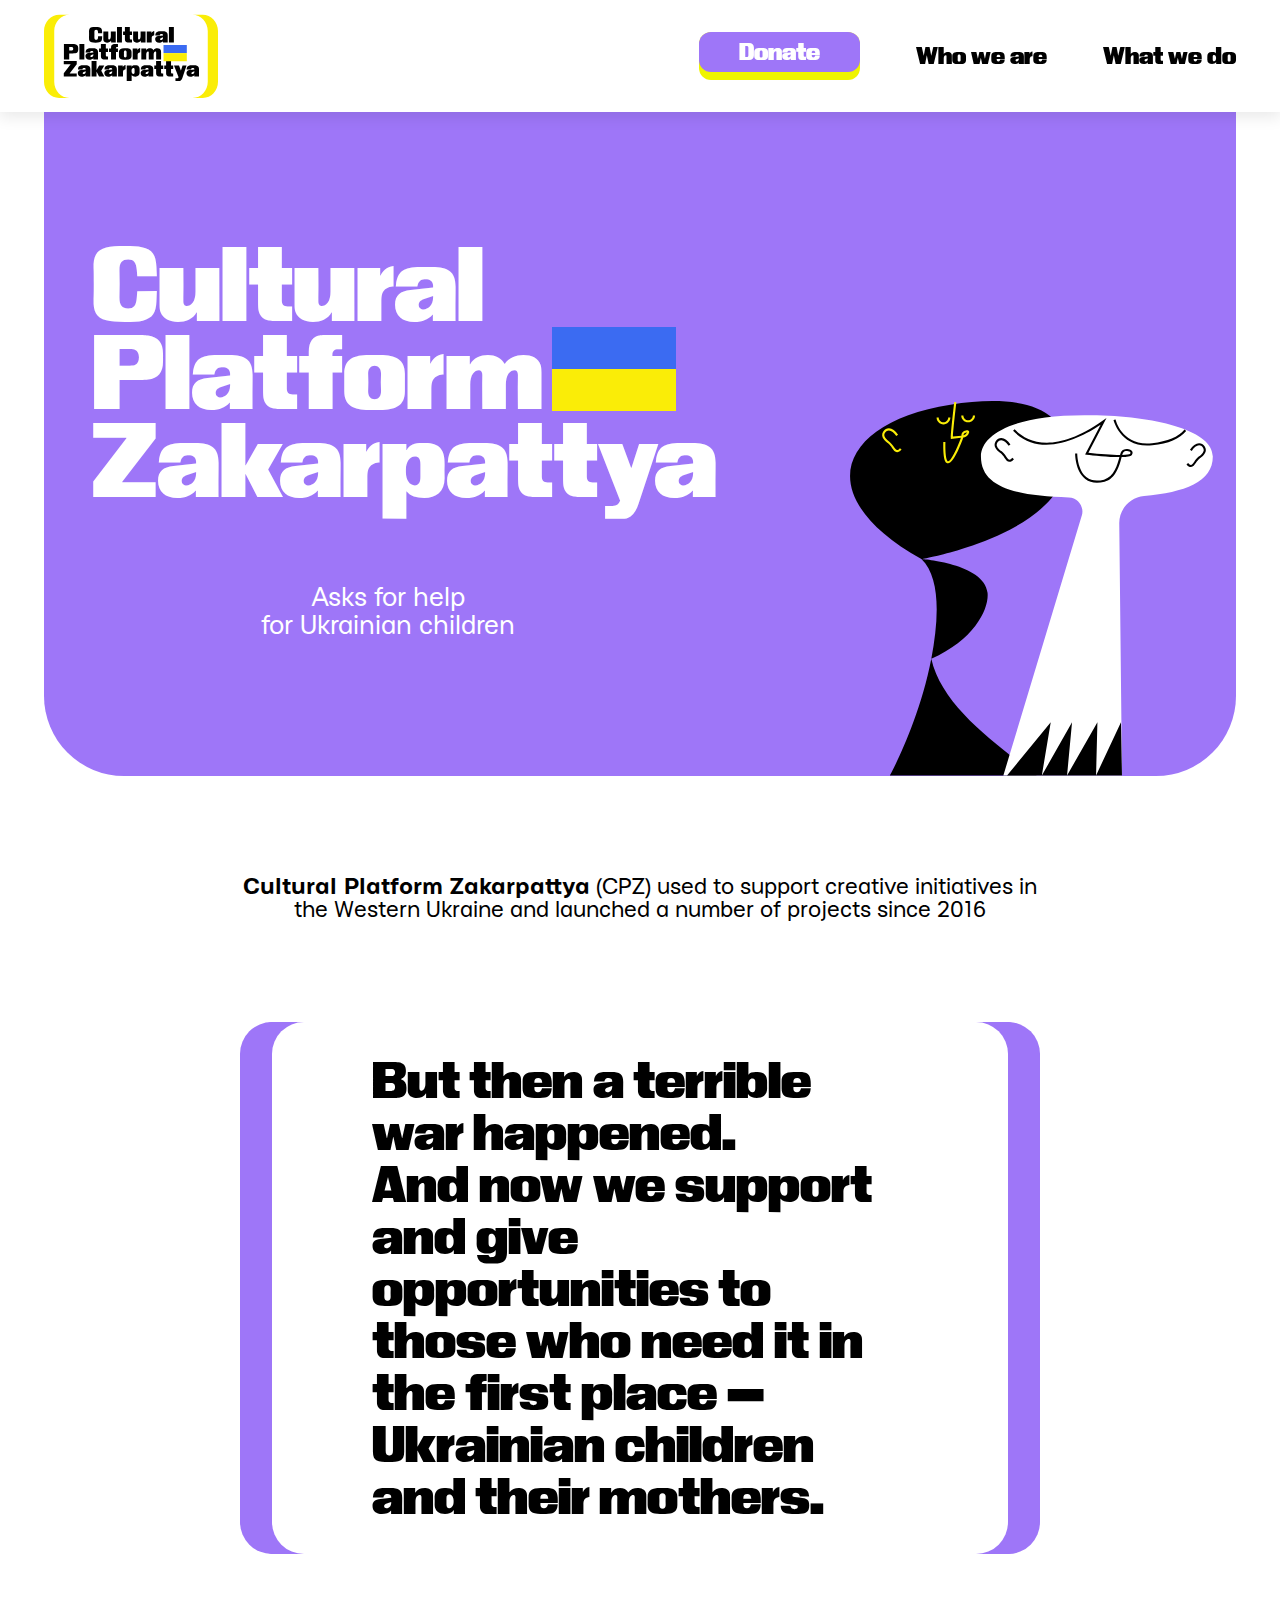
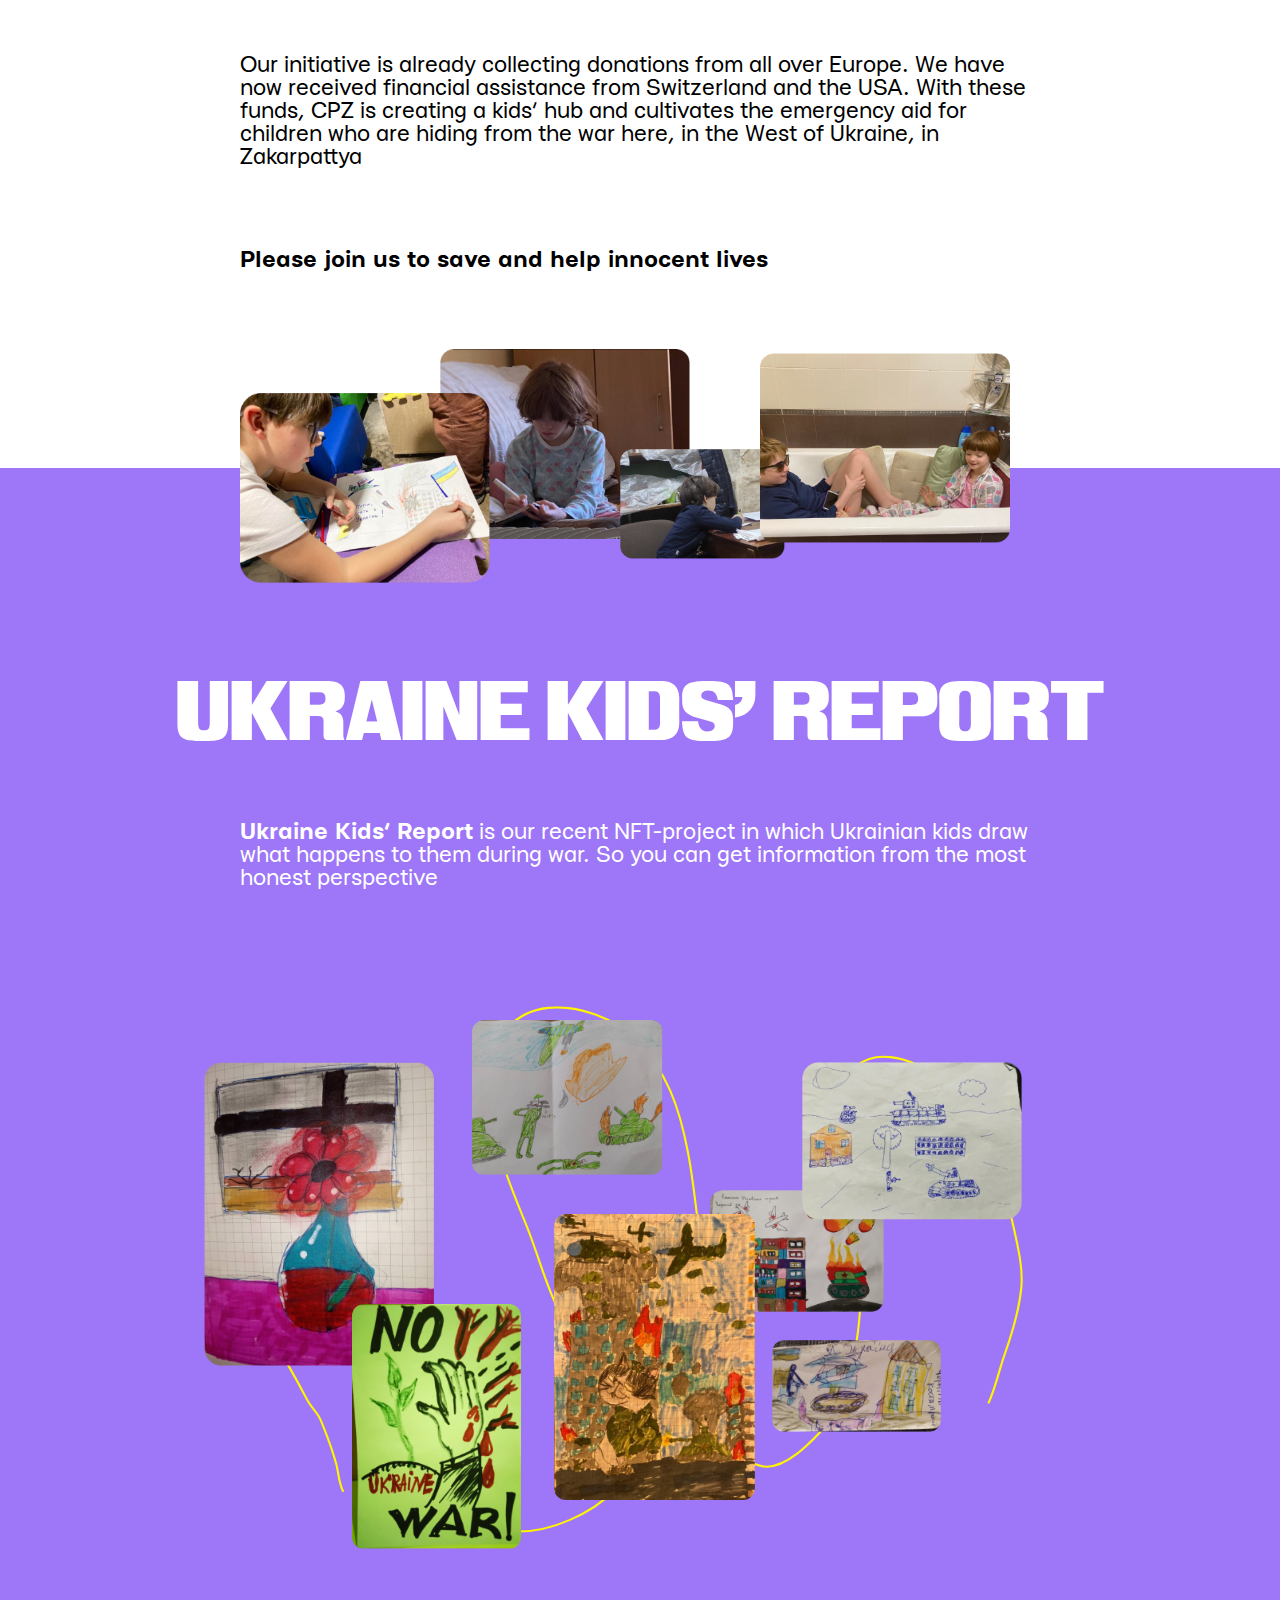
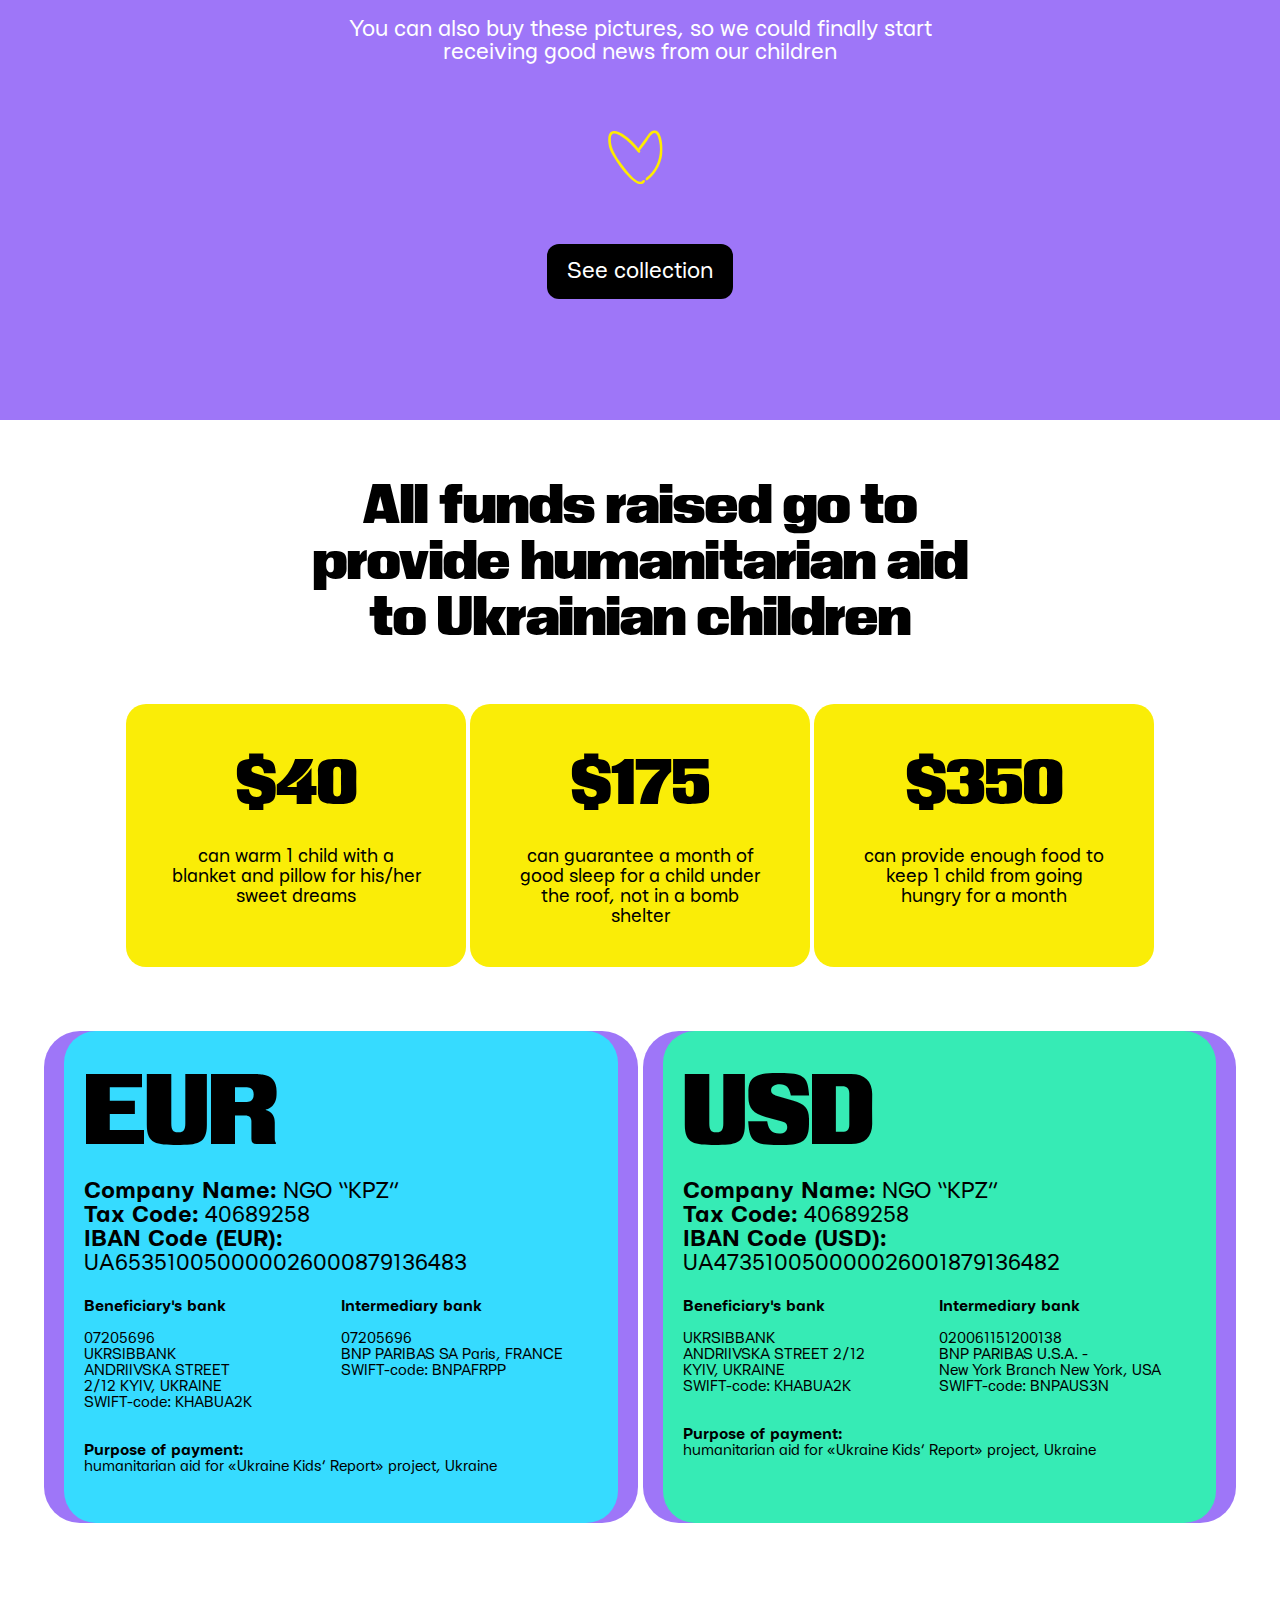
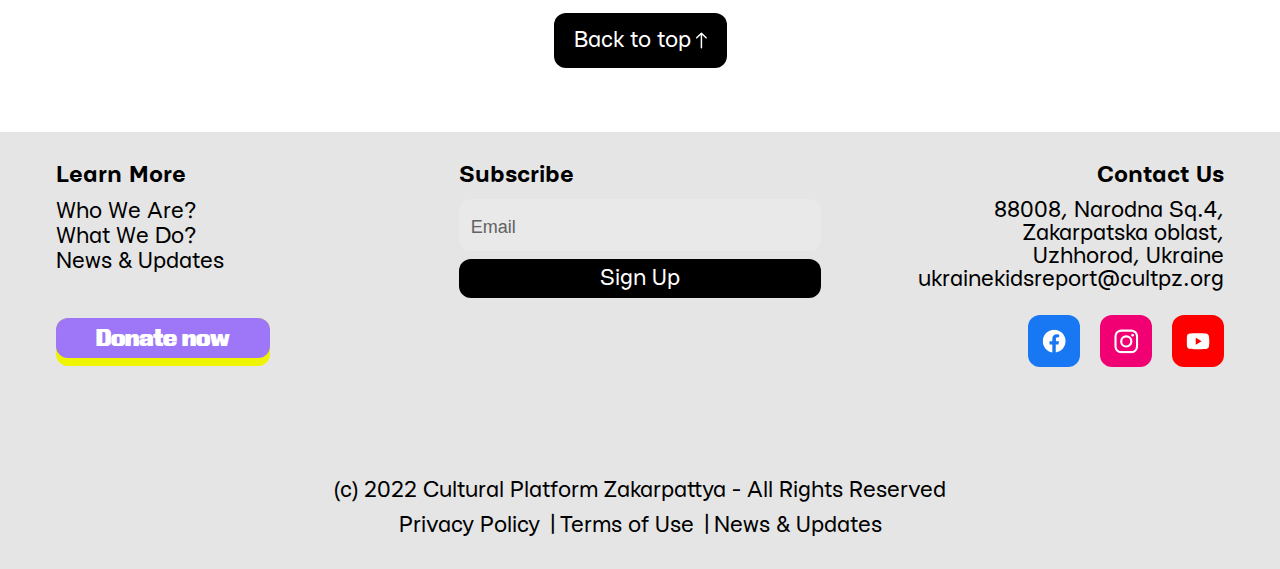
<file: index.html>
<!DOCTYPE html>
<html lang="en">
<head>
    <meta charset="UTF-8">
    <meta name="viewport" content="width=device-width, initial-scale=1">
    <title>Cultural Platform Zakarpattya</title>
    <link rel="stylesheet" href="./main.css"/>
</head>
<body>
    <header>
        <div class="header_content">
            <div class="header_icon">
                <svg xmlns="http://www.w3.org/2000/svg" fill="none" viewBox="0 0 174 84">
                    <path fill="#FAED07" d="M10.2329 67.7683V17.0822c0-8.97347 6.881-16.232865 15.3561-16.232865H15.3561C6.86735.849335 0 8.10873 0 17.0822v50.6861c0 8.959 6.86735 16.2328 15.3561 16.2328H25.589c-8.4751 0-15.3561-7.2738-15.3561-16.2328ZM158.644.849335h-10.233c8.475 0 15.356 7.259395 15.356 16.232865v50.6861c0 8.959-6.867 16.2328-15.356 16.2328h10.233c8.475 0 15.356-7.2594 15.356-16.2328V17.0822C174 8.10873 167.133.849335 158.644.849335Z"/>
                    <path fill="#000" d="M51.5579 28.632c-1.7346 0-3.0356-.1176-3.9029-.3528-1.029-.2646-1.7347-.7203-2.1169-1.3671-.3822-.6615-.5586-1.6244-.5292-2.8886.0294-.5439.0441-1.6244.0441-3.2414 0-1.6171-.0147-2.6975-.0441-3.2415-.0294-1.2642.147-2.2271.5292-2.8886.3822-.6762 1.0805-1.1466 2.0948-1.4112.8233-.2058 2.1316-.3087 3.925-.3087 1.6024 0 2.771.0809 3.506.2426 1.0732.2205 1.8302.6394 2.2712 1.2568.441.6174.691 1.5436.7498 2.7784l.0882 1.9845h-4.0794l-.0882-1.1686c-.0588-.8527-.2278-1.4407-.5071-1.7641-.2646-.3381-.6983-.5071-1.301-.5071-.6468 0-1.1099.169-1.3892.5071-.2793.3381-.419.8967-.419 1.6759l.0221 1.4773c.0147.3087.022.7718.022 1.3892 0 .588-.0073 1.029-.022 1.323l-.0221 1.4333c0 .7938.1397 1.3672.419 1.72s.7424.5292 1.3892.5292c.6027 0 1.0364-.1691 1.301-.5072.2793-.3528.4483-.9702.5071-1.8522l.0882-1.1908 4.0794-.022-.0882 2.1168c-.0441 1.2055-.2794 2.1169-.7057 2.7343-.4116.6027-1.1245 1.0217-2.1389 1.2569-.8085.1911-2.0359.2866-3.6824.2866Zm11.5986 0c-.8527 0-1.6171-.1764-2.2933-.5292-.6762-.3528-1.1172-.86-1.323-1.5215-.0735-.2205-.125-.441-.1544-.6615-.0294-.2205-.0441-.5292-.0441-.9261v-7.5192h4.9393l.0221 3.6824-.0221 3.2414c0 .6616.2499.9923.7497.9923.2206 0 .4411-.0588.6616-.1764.2205-.1176.4116-.3013.5733-.5513.3675-.5145.5512-1.2789.5512-2.2932v-4.8952h4.9393l.0221 11.0252h-4.6747v-1.8302h-.0882c-.3234.6322-.8453 1.1173-1.5656 1.4554-.7056.3381-1.47.5071-2.2932.5071Zm14.7683-.1323h-4.9393V13.0644h4.9393v15.4353Zm6.7453 0c-.5439 0-.9702-.022-1.2789-.0661-.294-.0441-.566-.1103-.8159-.1985-.8232-.3381-1.3377-.9482-1.5435-1.8302-.0882-.3528-.1323-.9702-.1323-1.8522v-3.6383h-1.8302v-3.4399h1.8302v-4.4101h4.9393v4.4101h2.1389v3.4399h-2.1389v3.3737c0 .3822.1029.6762.3087.882.2058.2058.4998.3087.882.3087h.9482v3.0209h-3.3076Zm8.2631.1323c-.8526 0-1.617-.1764-2.2933-.5292-.6762-.3528-1.1172-.86-1.323-1.5215-.0735-.2205-.1249-.441-.1543-.6615-.0294-.2205-.0441-.5292-.0441-.9261v-7.5192h4.9393l.022 3.6824-.022 3.2414c0 .6616.2499.9923.7497.9923.2205 0 .441-.0588.6615-.1764.2205-.1176.4116-.3013.5733-.5513.3675-.5145.5513-1.2789.5513-2.2932v-4.8952h4.9394l.022 11.0252h-4.6748v-1.8302h-.0882c-.3234.6322-.8452 1.1173-1.5656 1.4554-.7056.3381-1.47.5071-2.2932.5071Zm9.8288-.1323V17.4745h4.697v1.5656h.088c.235-.4851.573-.9188 1.014-1.301.456-.3969 1.015-.6174 1.676-.6615v4.2557c-.103 0-.272.0147-.507.0441-1.044.1764-1.683.7497-1.918 1.72-.074.3087-.111.8158-.111 1.5214v3.8809h-4.939Zm12.379.1323c-1.235 0-2.213-.3087-2.933-.9261-.72-.6321-1.08-1.4994-1.08-2.6019 0-.9703.264-1.6906.793-2.161.53-.4704 1.338-.7644 2.426-.882l4.697-.5072v-.3528c0-.4557-.147-.7864-.441-.9922-.294-.2206-.662-.3308-1.103-.3308-.441 0-.801.0882-1.08.2646-.28.1764-.478.4998-.596.9702l-.066.2867h-4.476l.044-.3749c.103-.9261.323-1.6538.662-2.183.352-.5292.874-.9114 1.565-1.1466.706-.2352 1.661-.3528 2.867-.3528h2.403c1.162 0 2.095.1249 2.801.3748.705.25 1.227.6763 1.565 1.279.353.588.529 1.3965.529 2.4255v.86l-.022 3.9691c0 1.176.008 1.9257.022 2.2491H119v-1.3451h-.089c-.867.985-2.124 1.4774-3.77 1.4774Zm1.94-2.5358c.294 0 .596-.0882.904-.2646.309-.1911.559-.4704.75-.8379.206-.3675.309-.8085.309-1.323v-.3308l-1.875.5954c-.749.2352-1.124.6321-1.124 1.1907 0 .3234.095.566.286.7277.192.1617.441.2425.75.2425Zm12.783 2.4035h-4.939V13.0644h4.939v15.4353Zm-109.9478 17V30.0644h8.6658c1.0878 0 1.9331.0368 2.5358.1103 2.0875.2793 3.1312 1.5141 3.1312 3.7044v1.6979c0 1.1025-.2573 1.9625-.7718 2.5799-.5145.6027-1.301.9776-2.3594 1.1246-.6027.0735-1.448.1102-2.5358.1102h-3.3737v6.108h-5.2921Zm7.453-9.0848c.5293 0 .9041-.0588 1.1246-.1764.4998-.2646.7497-.7791.7497-1.5435 0-.7497-.2499-1.2569-.7497-1.5215-.2205-.1176-.5953-.1764-1.1246-.1764h-2.1609v3.4178h2.1609Zm12.9793 9.0848h-4.9393V30.0644h4.9393v15.4353Zm5.1137.1323c-1.2349 0-2.2124-.3087-2.9327-.9261-.7204-.6321-1.0805-1.4994-1.0805-2.6019 0-.9703.2646-1.6906.7938-2.161.5292-.4704 1.3377-.7644 2.4255-.882l4.6968-.5072v-.3528c0-.4557-.147-.7864-.441-.9922-.294-.2206-.6615-.3308-1.1025-.3308-.441 0-.8012.0882-1.0805.2646s-.4778.4998-.5954.9702l-.0661.2867h-4.4763l.0441-.3749c.1029-.9261.3234-1.6538.6616-2.183.3528-.5292.8746-.9114 1.5655-1.1466.7056-.2352 1.6612-.3528 2.8666-.3528h2.4035c1.1613 0 2.0948.1249 2.8004.3748.7056.25 1.2275.6763 1.5656 1.279.3528.588.5292 1.3965.5292 2.4255v.86l-.0221 3.9691c0 1.176.0074 1.9257.0221 2.2491H49.321v-1.3451h-.0882c-.8673.985-2.1242 1.4774-3.7706 1.4774Zm1.9404-2.5358c.294 0 .5954-.0882.9041-.2646.3087-.1911.5586-.4704.7497-.8379.2058-.3675.3087-.8085.3087-1.323v-.3308l-1.8743.5954c-.7497.2352-1.1246.6321-1.1246 1.1907 0 .3234.0956.566.2867.7277.1911.1617.441.2425.7497.2425Zm13.2704 2.4035c-.5439 0-.9702-.022-1.2789-.0661-.294-.0441-.566-.1103-.8159-.1985-.8232-.3381-1.3377-.9482-1.5435-1.8302-.0882-.3528-.1323-.9702-.1323-1.8522v-3.6383h-1.8302v-3.4399h1.8302v-4.4101h4.9393v4.4101h2.1389v3.4399h-2.1389v3.3737c0 .3822.1029.6762.3087.882.2058.2058.4998.3087.882.3087h.9482v3.0209H60.673Zm6.3667 0v-7.5853h-1.9845v-3.4399h1.9845v-.9041c0-1.9404.7204-3.0723 2.161-3.3957.3675-.0735.8967-.1103 1.5876-.1103h3.1753v2.9768h-.8379c-.3822 0-.6762.1029-.882.3087-.2058.2058-.3088.4998-.3088.882v.2426h2.0287v3.4399h-1.9845v7.5853h-4.9394Zm13.0501.1323c-1.6905 0-2.9694-.2866-3.8367-.8599-.8674-.5881-1.301-1.5877-1.301-2.9989V38.201c0-1.4259.4336-2.4255 1.301-2.9988.882-.5734 2.1609-.86 3.8367-.86h2.3374c1.6905 0 2.9694.294 3.8368.882.8673.5733 1.3009 1.5656 1.3009 2.9768v3.5722c0 1.4259-.441 2.4255-1.323 2.9989-.8673.5733-2.1389.8599-3.8147.8599h-2.3374Zm1.1687-2.2271c.4263 0 .7571-.147.9923-.441.2352-.294.3528-.6909.3528-1.1907l-.0221-.9261c-.0147-.1911-.022-.4851-.022-.882l.022-.9041c.0147-.2058.0221-.5072.0221-.9041 0-.4851-.125-.8673-.3749-1.1466-.2352-.294-.5586-.441-.9702-.441-.4116 0-.7424.147-.9923.441-.2352.2793-.3528.6615-.3528 1.1466l.0221.9041c.0147.2058.022.5072.022.9041 0 .3969-.0073.6909-.022.882l-.0221.9261c0 .4998.1176.8967.3528 1.1907.2352.294.566.441.9923.441Zm7.4465 2.0948V34.4745h4.6968v1.5656h.0882c.2352-.4851.5733-.9188 1.0143-1.301.4557-.3969 1.0143-.6174 1.6758-.6615v4.2557c-.1029 0-.2719.0147-.5071.0441-1.0438.1764-1.6832.7497-1.9184 1.72-.0735.3087-.1103.8158-.1103 1.5214v3.8809H88.705Zm8.6264 0V34.4745h4.8286v1.764h.089c.323-.6174.816-1.0878 1.477-1.4112.676-.3234 1.411-.4851 2.205-.4851.764 0 1.455.1617 2.073.4851.617.3087 1.073.7571 1.367 1.3451h.088c.368-.588.904-1.0364 1.61-1.3451.705-.3234 1.455-.4851 2.249-.4851.882 0 1.639.169 2.271.5072.647.3381 1.081.8526 1.301 1.5435.118.3528.177.882.177 1.5876v7.5192h-4.896l-.022-3.5942.022-3.4619c0-.3381-.066-.588-.198-.7497-.132-.1617-.309-.2426-.529-.2426-.221 0-.441.0588-.662.1764-.22.1176-.419.3014-.595.5513-.353.5292-.529 1.2936-.529 2.2932v5.0275h-4.896l-.022-4.4983.022-2.5578c0-.3381-.073-.588-.22-.7497-.132-.1617-.316-.2426-.551-.2426-.206 0-.419.0588-.64.1764-.206.1176-.389.3014-.551.5513-.368.5145-.551 1.2789-.551 2.2932v5.0275h-4.9176Zm-64.5936 17H19.7721v-3.2414l6.9018-9.0407v-.0882h-6.9018v-3.065h12.9657v3.2414l-6.9459 9.0407v.0882h6.9459v3.065Zm5.0562.1323c-1.2348 0-2.2124-.3087-2.9327-.9261-.7203-.6321-1.0804-1.4994-1.0804-2.6019 0-.9703.2646-1.6906.7938-2.161.5292-.4704 1.3377-.7644 2.4255-.882l4.6968-.5072v-.3528c0-.4557-.147-.7864-.441-.9922-.294-.2206-.6616-.3308-1.1026-.3308-.441 0-.8011.0882-1.0804.2646s-.4778.4998-.5954.9702l-.0662.2867h-4.4762l.0441-.3749c.1029-.9261.3234-1.6538.6615-2.183.3528-.5292.8747-.9114 1.5656-1.1466.7056-.2352 1.6611-.3528 2.8666-.3528h2.4035c1.1613 0 2.0948.1249 2.8004.3748.7056.25 1.2274.6763 1.5656 1.279.3528.588.5292 1.3965.5292 2.4255v.86l-.0221 3.9691c0 1.176.0074 1.9257.0221 2.2491h-4.7188v-1.3451h-.0882c-.8674.985-2.1242 1.4774-3.7707 1.4774Zm1.9405-2.5358c.294 0 .5953-.0882.904-.2646.3088-.1911.5587-.4704.7498-.8379.2058-.3675.3087-.8085.3087-1.323v-.3308l-1.8743.5954c-.7497.2352-1.1246.6321-1.1246 1.1907 0 .3234.0956.566.2867.7277.1911.1617.441.2425.7497.2425Zm20.5665-8.6217-3.043 5.2921 3.0871 5.7331H55.031l-2.4256-4.7408h-.0882v4.7408h-4.9393V47.0644h4.9393v8.8422h.0882l2.5138-4.4321h5.1818Zm4.0053 11.1575c-1.2349 0-2.2124-.3087-2.9327-.9261-.7204-.6321-1.0805-1.4994-1.0805-2.6019 0-.9703.2646-1.6906.7938-2.161.5292-.4704 1.3377-.7644 2.4256-.882l4.6967-.5072v-.3528c0-.4557-.147-.7864-.441-.9922-.294-.2206-.6615-.3308-1.1025-.3308-.441 0-.8012.0882-1.0805.2646s-.4778.4998-.5954.9702l-.0661.2867h-4.4763l.0441-.3749c.1029-.9261.3234-1.6538.6616-2.183.3528-.5292.8746-.9114 1.5655-1.1466.7056-.2352 1.6612-.3528 2.8666-.3528h2.4035c1.1613 0 2.0948.1249 2.8004.3748.7056.25 1.2275.6763 1.5656 1.279.3528.588.5292 1.3965.5292 2.4255v.86l-.0221 3.9691c0 1.176.0074 1.9257.0221 2.2491h-4.7188v-1.3451h-.0882c-.8673.985-2.1242 1.4774-3.7706 1.4774Zm1.9404-2.5358c.294 0 .5954-.0882.9041-.2646.3087-.1911.5586-.4704.7497-.8379.2058-.3675.3087-.8085.3087-1.323v-.3308l-1.8743.5954c-.7497.2352-1.1246.6321-1.1246 1.1907 0 .3234.0956.566.2867.7277.1911.1617.441.2425.7497.2425Zm7.8434 2.4035V51.4745h4.6968v1.5656h.0882c.2352-.4851.5733-.9188 1.0143-1.301.4557-.3969 1.0143-.6174 1.6758-.6615v4.2557c-.1029 0-.2719.0147-.5071.0441-1.0437.1764-1.6832.7497-1.9184 1.72-.0735.3087-.1103.8158-.1103 1.5214v3.8809h-4.9393Zm13.5657 4.4322-4.9393-.0221V51.4745h4.9393v1.323h.0882c.4704-.9702 1.5215-1.4553 3.1532-1.4553h.7498c1.4112 0 2.4402.3528 3.087 1.0584.6468.6909.9408 1.8229.882 3.3958l-.022 1.2128.022 1.5435c0 1.3524-.3895 2.3741-1.1686 3.065-.7645.6762-1.7861 1.0143-3.0651 1.0143-1.7199 0-2.9327-.4483-3.6383-1.3451h-.0882v5.645Zm1.7641-6.9239c.7791 0 1.1686-.5733 1.1686-1.7199v-2.602c0-.5586-.0882-.9702-.2646-1.2348-.1764-.2646-.4777-.3969-.904-.3969-.544 0-.9923.2573-1.3451.7718-.3381.4998-.5072 1.1319-.5072 1.8963v.5954c0 .7644.1691 1.4038.5072 1.9184.3528.5145.8011.7717 1.3451.7717Zm11.2521 2.624c-1.2345 0-2.2121-.3087-2.9324-.9261-.7203-.6321-1.0805-1.4994-1.0805-2.6019 0-.9703.2646-1.6906.7938-2.161.5292-.4704 1.3378-.7644 2.4256-.882l4.6965-.5072v-.3528c0-.4557-.147-.7864-.441-.9922-.294-.2206-.661-.3308-1.102-.3308-.441 0-.801.0882-1.081.2646-.279.1764-.478.4998-.595.9702l-.066.2867h-4.4765l.0441-.3749c.1029-.9261.3234-1.6538.6615-2.183.3528-.5292.8747-.9114 1.5656-1.1466.7056-.2352 1.6613-.3528 2.8663-.3528h2.404c1.161 0 2.095.1249 2.8.3748.706.25 1.228.6763 1.566 1.279.353.588.529 1.3965.529 2.4255v.86l-.022 3.9691c0 1.176.007 1.9257.022 2.2491h-4.719v-1.3451h-.088c-.867.985-2.124 1.4774-3.771 1.4774Zm1.941-2.5358c.294 0 .595-.0882.904-.2646.309-.1911.558-.4704.75-.8379.205-.3675.308-.8085.308-1.323v-.3308l-1.874.5954c-.75.2352-1.125.6321-1.125 1.1907 0 .3234.096.566.287.7277.191.1617.441.2425.75.2425Zm13.27 2.4035c-.544 0-.97-.022-1.279-.0661-.294-.0441-.566-.1103-.816-.1985-.823-.3381-1.337-.9482-1.543-1.8302-.088-.3528-.132-.9702-.132-1.8522v-3.6383h-1.831v-3.4399h1.831v-4.4101h4.939v4.4101h2.139v3.4399h-2.139v3.3737c0 .3822.103.6762.309.882.205.2058.499.3087.882.3087h.948v3.0209h-3.308Zm9.983 0c-.544 0-.97-.022-1.279-.0661-.294-.0441-.566-.1103-.816-.1985-.823-.3381-1.337-.9482-1.543-1.8302-.088-.3528-.132-.9702-.132-1.8522v-3.6383h-1.831v-3.4399h1.831v-4.4101h4.939v4.4101h2.139v3.4399h-2.139v3.3737c0 .3822.103.6762.309.882.205.2058.499.3087.882.3087h.948v3.0209h-3.308Zm5.595 4.5424V64.374h1.191c.544 0 .948-.0735 1.213-.2205.264-.1323.507-.4263.727-.882l-4.608-11.797h5.049l1.83 4.9613h.089l1.587-4.9613h3.991l-4.145 12.5467c-.412 1.2201-.956 2.0654-1.632 2.5358-.264.1911-.544.3234-.838.3969-.235.0588-.529.0882-.882.0882h-3.572Zm15-4.4101c-1.234 0-2.212-.3087-2.932-.9261-.721-.6321-1.081-1.4994-1.081-2.6019 0-.9703.265-1.6906.794-2.161.529-.4704 1.338-.7644 2.426-.882l4.696-.5072v-.3528c0-.4557-.147-.7864-.441-.9922-.294-.2206-.661-.3308-1.102-.3308-.441 0-.801.0882-1.081.2646-.279.1764-.477.4998-.595.9702l-.066.2867h-4.476l.044-.3749c.103-.9261.323-1.6538.661-2.183.353-.5292.875-.9114 1.566-1.1466.705-.2352 1.661-.3528 2.866-.3528h2.404c1.161 0 2.095.1249 2.8.3748.706.25 1.228.6763 1.566 1.279.353.588.529 1.3965.529 2.4255v.86l-.022 3.9691c0 1.176.007 1.9257.022 2.2491h-4.719v-1.3451h-.088c-.867.985-2.124 1.4774-3.771 1.4774Zm1.941-2.5358c.294 0 .595-.0882.904-.2646.309-.1911.559-.4704.75-.8379.206-.3675.308-.8085.308-1.323v-.3308l-1.874.5954c-.75.2352-1.124.6321-1.124 1.1907 0 .3234.095.566.286.7277.191.1617.441.2425.75.2425Z"/>
                    <path fill="#3B6BF2" d="M142.812 30.9831h-23.3v8.1295h23.3v-8.1295Z"/>
                    <path fill="#FAED07" d="M142.812 39.1168h-23.3v8.1296h23.3v-8.1296Z"/>
                </svg>
            </div>
            <div class="header_donate-container">
                <a href="#" class="button_donate">Donate</a>
            </div>
            <a href="#">Who we are</a>
            <a href="#">What we do</a>
        </div>
    </header>
    <section>
        <div class="section_content">
            <div class="about_header">
                <div class="about_header-title">
                    <h1 class="about_header-title-main">Cultural Platform Zakarpattya</h1>
                    <div class="about_header-title-flag">
                        <div></div>
                        <div></div>
                    </div>
                    <div class="about_header-title-sec">Asks for help<br>for Ukrainian children</div>
                </div>
                <div class="about_header-back">
                    <svg xmlns="http://www.w3.org/2000/svg" fill="none" viewBox="0 0 112 114">
                        <path fill="#000" d="M66.8955 16.8994c0-16.706467-17.234-18.69123-35.7267-15.79176C-2.57507 6.39745-12.343 28.6785 22.3319 48.1119c0 0 44.5636-7.6025 44.5636-31.2125Zm-9.4491 97.0716c-13.0268-9.932-28.9073-21.2367-32.0972-35.5183-3.7416 19.4851-12.6043 35.5183-12.6043 35.5183h44.7015ZM25.358 78.4527c13.5355-5.937 17.622-15.5933 17.1133-20.0892-1-8.8796-20.1307-10.243-20.1307-10.243 5.7245 5.5314 5.4486 17.6643 3.0174 30.3322Z"/>
                        <path fill="#FAED07" d="M29.0564 7.13094c-1.1553 0-2.095-.94061-2.095-2.09694h.6466c0 .80253.6466 1.44974 1.4484 1.44974s1.4484-.64721 1.4484-1.44974h.6466c.0086 1.1477-.9398 2.09694-2.095 2.09694Zm7.509-.64723c-1.1552 0-2.0949-.9406-2.0949-2.09693h.6466c0 .80253.6466 1.44973 1.4483 1.44973.8018 0 1.4484-.6472 1.4484-1.44973h.6466c0 1.15633-.9397 2.09693-2.095 2.09693Z"/>
                        <path fill="#FAED07" d="M30.4615 18.979c-.0431 0-.0862 0-.1293-.0086-.6725-.1208-1.4312-.9751-1.3363-6.5152l.6466.0086c-.0949 5.4279.6466 5.8421.8017 5.868.8018.164 2.6123-3.4862 3.94-7.1192l-3.0951.3365v-.3624c0-1.92435 1.0087-10.536462 1.0518-10.907525l.6466.077661c-.0086.086294-.9397 8.016694-1.0431 10.467464l2.5777-.2848c-.0086-.2416.0173-.57817.2156-.88883.2414-.37969.6466-.61269 1.207-.70761.1638-.02589.6552-.11219.8707.22436.2155.34517-.0776.77665-.1724.92338-.3535.5264-.9053.8888-1.5432 1.0269-.7587 2.1487-2.9572 7.8613-4.6383 7.8613Zm5.759-9.406c-.0431 0-.0948.00863-.1638.01726-.3793.06041-.6293.19847-.7673.41424-.0862.1467-.1207.302-.1207.4314.388-.1294.7242-.371.9484-.69894.0517-.06904.0862-.12081.1034-.16396Zm-21.2514 5.9975h-.0518c-.6293-.0346-1.0431-.6127-1.5173-1.2858-.3362-.4833-.7242-1.0269-1.2156-1.3894-.6466-.4832-2.60366-1.9416-1.4053-3.67607.3966-.57817 1.0001-.90609 1.6553-.90609h.0345c.9742.01726 1.957.71624 2.7674 1.98476l-.5431.3538c-.6983-1.07868-1.4915-1.68273-2.2329-1.69136h-.0173c-.4483 0-.8449.22437-1.1208.62132-.3965.56954-.6034 1.40654 1.2588 2.79594.5776.4314.9914 1.0182 1.3621 1.536.3621.5178.707 1.001 1.0173 1.0183.2156.0259.5087-.1899.8535-.5868l.4915.4228c-.4914.5437-.9139.8026-1.3363.8026Z"/>
                        <path fill="#fff" d="M111.036 16.8994c0-7.61979-15.811-11.96036-35.2866-12.53853-24.4673-.7335-35.287 5.61772-35.287 12.53853 0 9.7166 11.3801 11.9775 26.7347 12.4349 2.7933.0863 4.7503 2.7873 3.983 5.471L47.2819 113.971h36.106l-.8276-76.7322c-.0431-4.3233 3.2502-7.939 7.5523-8.3274 12.3284-1.0959 20.9234-4.2197 20.9234-12.012Z"/>
                        <path fill="#000" d="M91.0437 13.5685c-8.311 0-10.2163-7.6888-10.2335-7.76647l.6293-.1467c.0776.33655 2.0174 8.18067 11.1129 7.18827 4.759-.5177 7.9916-1.8726 9.8796-4.15935l.5.41422c-2 2.41623-5.3706 3.85733-10.302 4.38373-.5518.0604-1.0777.0863-1.5863.0863Zm-41.865 4.9532h-.0518c-.6293-.0345-1.0432-.6127-1.5173-1.2858-.3363-.4832-.7242-1.0269-1.2156-1.3893-.6466-.4832-2.6037-1.9416-1.4053-3.6761.4052-.5868 1.0173-.9233 1.6812-.9061.9655.0173 1.957.7249 2.7674 1.9848l-.5431.3538c-.6984-1.0787-1.4915-1.6827-2.233-1.6914-.4138-.0259-.8621.2158-1.138.6213-.3966.5696-.6035 1.4066 1.2587 2.796.5777.4314.9915 1.0182 1.3622 1.536.3621.5177.7069 1.001 1.0173 1.0182.2069.0346.5087-.1898.8535-.5867l.4914.4228c-.4828.5436-.9052.8025-1.3276.8025Zm33.9076 79.2521-7.5867 16.1972.4138-16.1972-9.2421 16.1972 1.5174-16.1972-9.1903 16.1972 2.7071-16.1972-13.2941 16.1972H47.282h36.1061l-.3018-16.1972Zm21.2517-77.6556c-.423 0-.845-.2589-1.319-.8112l.491-.4228c.345.3969.629.6127.854.5868.319-.0173.655-.5005 1.017-1.0183.362-.5178.784-1.1046 1.362-1.536 1.862-1.3894 1.655-2.2264 1.259-2.7959-.285-.4056-.681-.6214-1.147-.6214-.75.0087-1.543.6127-2.233 1.6914l-.543-.3538c.819-1.2685 1.802-1.9761 2.768-1.9848h.034c.655 0 1.259.328 1.655.9061 1.199 1.7432-.758 3.2015-1.405 3.6761-.5.3711-.879.9147-1.216 1.3894-.474.6731-.888 1.2599-1.517 1.2857-.026.0087-.043.0087-.06.0087Z"/>
                        <path fill="#000" d="M75.7578 24.8902c-1.3707 0-2.5519-.3797-3.5433-1.1477-3.0606-2.3731-3.0864-7.5076-3.0864-7.7319h.6466c0 .0517.0344 5.0482 2.8364 7.2141 1.3449 1.0356 3.1295 1.2772 5.3107.7076 3.0778-.8025 4.0865-4.5822 4.69-6.8517v-.0172h-.0259c-3.3881 0-8.0523-.5092-9.9576-.7422l-.4655-.0518 4.7244-9.05217C70.9385 11.1867 58.5325 17.6243 50.2388 9.08118l.4655-.44874c3.5089 3.61576 11.6733 8.07706 26.8813-2.67509l1.0949-.76802-5.509 10.56237c3.4571.3969 7.1212.6731 9.6213.6817.1207-.4401.2328-.7766.3621-.9924.319-.5436 1.0001-.8543 1.8019-.8284.7328.0173 1.3449.3193 1.5691.768.0948.1899.1983.5782-.138 1.0528-.3017.4228-1.5001.6127-3.1036.6472-.0173.0604-.0345.1295-.0518.1899-.6379 2.3989-1.7156 6.4116-5.1555 7.309-.819.2071-1.595.3107-2.3192.3107Zm9.1128-9.639c-.4311 0-.9397.1294-1.1553.5091-.0776.1381-.1638.3711-.25.6645 1.3363-.0259 2.2243-.1381 2.3967-.3711.1725-.233.1035-.3538.0862-.3969-.0948-.1899-.4741-.397-1.0087-.4056h-.0689Z"/>
                    </svg>
                </div>
            </div>
            <div class="about_text about_text--top">
                <span class="bold">Cultural Platform Zakarpattya</span> (CPZ) used to support creative initiatives in the Western Ukraine and launched a number of projects since 2016
            </div>
            <div class="about_main">
                <div class="about_main-content">
                    <div>But then a terrible war happened.</div>
                    And now we support and give opportunities to those who need it in the first place — Ukrainian children and their mothers.
                </div>
            </div>
            <div class="about_text">
                Our initiative is already collecting donations from all over Europe. We have now received financial assistance from Switzerland and the USA. With these funds, CPZ is creating a kids’ hub and cultivates the emergency aid for children who are hiding from the war here, in the West of Ukraine, in Zakarpattya
            </div>
            <div class="about_text about_text--footer bold">
                Please join us to save and help innocent lives
            </div>
        </div>
    </section>
    <section class="report">
        <div class="section_content">
            <div class="report_header-images">
                <img class="report_header-image report_header-image--1" src="images/header-1.png"/>
                <img class="report_header-image report_header-image--2" src="images/header-2.png"/>
                <img class="report_header-image report_header-image--3" src="images/header-3.png"/>
                <img class="report_header-image report_header-image--4" src="images/header-4.png"/>
            </div>
            <h2 class="report_title">Ukraine kids’ report</h2>
            <div class="report_text"><span class="bold">Ukraine Kids’ Report</span> is our recent NFT-project in which Ukrainian kids draw what happens to them during war. So you can get information from the most honest perspective</div>
            <div class="report_gallery">
                <svg class="report_gallery-background" xmlns="http://www.w3.org/2000/svg" fill="none" viewBox="0 0 265 402">
                    <path stroke="#FFF500" stroke-linecap="round" stroke-width="1.06428" d="M199.102 17.5514c-7.753-3.4804-16.205-5.1785-24.316-8.03906-10.776-3.80081-21.753-7.27165-33.593-8.33465-9.577-.859732-19.767 1.57224-28.881 3.60577C95.2347 8.5943 77.9338 12.657 63.381 20.9799 44.2934 31.8962 27.5902 47.7758 25.5227 66.9682c-1.3543 12.5721 5.1467 23.9345 22.7449 25.004 17.5799 1.0684 36.8927-5.289 54.1684-7.3889 20.237-2.4597 42.581-4.0292 62.848-1.064 18.745 2.7425 31.98 3.8485 45.34 15.7235 8.64 7.6792 22.632 21.0032 20.501 32.1562-3.416 17.876-28.448 19.716-47.136 21.517-25.764 2.482-51.13 8.015-76.839 10.994-20.8498 2.416-46.3074 5.514-64.9427 13.773-18.5152 8.206-32.2733 21.144-38.08274 37.536-5.17115 14.591-6.40254 33.718 8.08044 45.16 15.0482 11.889 36.5871 9.639 54.9918 4.966 15.1397-3.845 29.2718-10.011 43.3952-15.665 12.058-4.827 24.795-8.311 36.661-13.477 20.499-8.924 40.368-18.497 60.678-27.723 5.741-2.608 17.98-11.312 25.513-9.99 3.549.623 7.946 5.577 10.101 7.625 6.471 6.155 11.223 14.348 14.514 21.872 4.818 11.01 6.999 21.509 5.387 33.22-2.24 16.282-17.657 33.091-31.349 44.629-11.619 9.791-31.354 15.026-48.108 16.846-20.52 2.229-40.645 5.665-59.78 11.941-21.491 7.048-48.1639 16.75-58.9575 34.461-8.5473 14.026 7.4445 29.822 25.9621 31.448 7.5793.665 14.7534-1.952 21.6974-3.961 6.574-1.902 13.581-2.685 20.201-4.492 6.146-1.678 11.589-4.912 17.208-7.448 11.695-5.28 23.601-11.278 34.492-17.556 4.553-2.625 9.034-4.942 13.617-7.448 3.531-1.932 5.65-4.802 9.502-6.384 7.069-2.905 14.362-5.697 21.847-7.744 4.509-1.233 9.769-1.323 13.767-3.428"/>
                </svg>
                <img class="report_gallery-image report_gallery-image--1" src="images/gallery-1.png"/>
                <img class="report_gallery-image report_gallery-image--2" src="images/gallery-2.png"/>
                <img class="report_gallery-image report_gallery-image--3" src="images/gallery-3.png"/>
                <img class="report_gallery-image report_gallery-image--4" src="images/gallery-4.png"/>
                <img class="report_gallery-image report_gallery-image--5" src="images/gallery-5.png"/>
                <img class="report_gallery-image report_gallery-image--6" src="images/gallery-6.png"/>
                <img class="report_gallery-image report_gallery-image--7" src="images/gallery-7.png"/>
                <div class="report_gallery-footer">
                    <svg xmlns="http://www.w3.org/2000/svg" fill="none" viewBox="0 0 28 28">
                        <g fill="#FFEC00" clip-path="url(#a)">
                            <path d="M16.0465 10.3789c-2.2829-3.23541-5.2975-6.22072-8.65261-8.33065C5.31588.739181 1.60687-.806686.428176 2.41808-.287552 4.3737.13816 6.94393.656996 8.89157 1.04812 10.3629 1.82238 11.7492 2.57802 13.0582c2.17379 3.7623 4.82651 7.3994 7.89168 10.4858 1.6709 1.6816 5.8562 5.6487 7.9395 2.3787.4603-.7237-.6891-1.3915-1.1494-.6705C14.8917 28.9665 5.34515 15.0537 4.35537 13.444c-1.73478-2.8256-3.0199-5.60607-2.92145-9.01975.02927-1.05364.22882-2.45849 1.48999-2.62611 1.23191-.16496 2.60749.66784 3.60791 1.2798C9.76723 5.0575 12.7153 7.95766 14.8997 11.0521c.4869.6917 1.6417.0266 1.1468-.6732Z"/>
                            <path d="M16.2992 9.80959c1.0936-1.49531 2.1871-2.99062 3.2833-4.48594.7903-1.08024 2.98-5.169736 4.6057-3.2833.7769.89932 1.1069 2.58886 1.365 3.72498.3006 1.33035.431 2.69263.4124 4.05491-.0692 5.41186-2.549 10.78116-6.8779 14.08836-.6705.5136-.0107 1.6683.6705 1.1495 5.2974-4.047 8.1497-10.8291 7.4339-17.45955-.2288-2.12856-.9897-7.6122603-4.007-7.468582-1.6842.07716-2.7724 1.817262-3.6584 3.027872-1.4581 1.99287-2.9188 3.98573-4.3769 5.98126-.5055.68912.6492 1.3543 1.1494.67049Z"/>
                        </g>
                        <defs>
                            <clipPath id="a">
                                <path fill="#fff" d="M0 0h27.2535v27.054H0z" transform="translate(.050415 .124512)"/>
                            </clipPath>
                        </defs>
                    </svg>
                </div>
            </div>
            <div class="report_text report_text--footer">You can also buy these pictures, so we could finally start receiving good news from our children </div>
            <div class="report_more">
                <a href="#" class="button">See collection</a>
            </div>
        </div>
    </section>
    <section class="donate">
        <div class="section_content">
            <div class="funds">
                <div class="funds_title">
                    All funds raised go to provide humanitarian aid to Ukrainian children
                </div>
                <div class="funds_items">
                    <div class="funds_item">
                        <div class="funds_item_title">$40</div>
                        <div class="funds_item_text">can warm 1 child with a blanket and pillow for his/her sweet dreams</div>
                    </div>
                    <div class="funds_item">
                        <div class="funds_item_title">$175</div>
                        <div class="funds_item_text">can guarantee a month of good sleep for a child under the roof, not in a bomb shelter</div>
                    </div>
                    <div class="funds_item">
                        <div class="funds_item_title">$350</div>
                        <div class="funds_item_text">can provide enough food to keep 1 child from going hungry for a month</div>
                    </div>
                </div>
            </div>
            <div class="requisites">
                <div class="requisites_item">
                    <div class="requisites_eur">
                        <div class="requisites_title">EUR</div>
                        <div class="requisites_block">
                            <b>Company Name:</b> NGO “KPZ”<br>
                            <b>Tax Code:</b> 40689258<br>
                            <b>IBAN Code (EUR):</b><br>
                            UA653510050000026000879136483
                        </div>
                        <div class="requisites_banks">
                            <div class="requisites_bank">
                                <b>Beneficiary's bank</b><br>
                                <br>
                                07205696<br>
                                UKRSIBBANK<br>
                                ANDRIIVSKA STREET<br>
                                2/12 KYIV, UKRAINE<br>
                                SWIFT-code: KHABUA2K
                            </div>
                            <div class="requisites_bank">
                                <b>Intermediary bank</b><br>
                                <br>
                                07205696<br>
                                BNP PARIBAS SA Paris, FRANCE<br>
                                SWIFT-code: BNPAFRPP
                            </div>
                        </div>
                        <div class="requisites_payments">
                            <b>Purpose of payment:</b><br>
                            humanitarian aid for «Ukraine Kids’ Report» project, Ukraine
                        </div>
                    </div>
                </div>
                <div class="requisites_item">
                    <div class="requisites_usd">
                        <div class="requisites_title">USD</div>
                        <div class="requisites_block">
                            <b>Company Name:</b> NGO “KPZ”<br>
                            <b>Tax Code:</b> 40689258<br>
                            <b>IBAN Code (USD):</b><br>
                            UA473510050000026001879136482
                        </div>
                        <div class="requisites_banks">
                            <div class="requisites_bank">
                                <b>Beneficiary's bank</b><br>
                                <br>
                                UKRSIBBANK<br>
                                ANDRIIVSKA STREET 2/12<br>
                                KYIV, UKRAINE<br>
                                SWIFT-code: KHABUA2K
                            </div>
                            <div class="requisites_bank">
                                <b>Intermediary bank</b><br>
                                <br>
                                020061151200138<br>
                                BNP PARIBAS U.S.A. -<br>
                                New York Branch New York, USA<br>
                                SWIFT-code: BNPAUS3N
                            </div>
                        </div>
                        <div class="requisites_payments">
                            <b>Purpose of payment:</b><br>
                            humanitarian aid for «Ukraine Kids’ Report» project, Ukraine
                        </div>
                    </div>
                </div>
            </div>
            <div class="buttons">
                    <a href="#" class="button">
                        Back to top
                        <svg width="11" height="17" fill="none" xmlns="http://www.w3.org/2000/svg">
                            <path d="M4.686 15.814a.733.733 0 0 0 1.465 0H4.686ZM5.936.644a.733.733 0 0 0-1.035 0L.239 5.308a.733.733 0 1 0 1.036 1.036l4.144-4.144 4.144 4.144a.733.733 0 1 0 1.035-1.036L5.938.645Zm.215 15.17V1.163H4.686v14.651h1.465Z" fill="#fff"/>
                        </svg>
                    </a>
                    <a href="#" class="button_donate">Donate now</a>
            </div>
        </div>
    </section>
    <footer>
        <div class="section_content footer_content">
            <div class="footer_main">
                <div class="footer_nav">
                    <div class="footer_main-title">Learn More</div>
                    <ul class="footer_nav-list">
                        <li><a href="#">Who We Are?</a></li>
                        <li><a href="#">What We Do?</a></li>
                        <li><a href="#">News & Updates</a></li>
                    </ul>

                    <a href="#" class="button_donate button_donate_desktop">Donate now</a>
                </div>
                <div class="footer_contacts">
                    <div class="footer_main-title">Contact Us</div>
                    <div class="footer_contacts-list">
                        <div>88008, Narodna Sq.4,<br>Zakarpatska oblast,<br>Uzhhorod, Ukraine</div>
                        <a href="mailto:ukrainekidsreport@cultpz.org">ukrainekidsreport@cultpz.org</a>
                    </div>
                    <div class="footer_networks">
                        <a href="#" class="footer_network facebook">
                            <svg width="17" height="17" fill="none" xmlns="http://www.w3.org/2000/svg"><path d="M16.425 8.283c0-4.478-3.664-8.141-8.142-8.141S.142 3.805.142 8.283c0 4.071 2.951 7.43 6.818 8.04v-5.699H4.925v-2.34H6.96V6.45c0-2.035 1.222-3.154 3.053-3.154.916 0 1.832.203 1.832.203v2.035h-1.017c-1.018 0-1.323.611-1.323 1.222v1.526h2.238l-.407 2.341H9.403v5.801a8.214 8.214 0 0 0 7.022-8.142Z" fill="#fff"/></svg>
                         </a>
                        <a href="#" class="footer_network instagram">
                            <svg width="18" height="18" fill="none" xmlns="http://www.w3.org/2000/svg"><path d="M9.202 2.363h3.46c.814 0 1.221.204 1.526.305.407.204.713.306 1.018.61.306.306.509.612.61 1.019.103.305.204.712.306 1.526v6.92c0 .815-.203 1.222-.305 1.527-.204.407-.306.713-.61 1.018-.306.305-.612.509-1.019.61-.305.102-.712.204-1.526.306h-6.92c-.815 0-1.222-.204-1.527-.305-.407-.204-.713-.306-1.018-.611-.305-.305-.509-.61-.61-1.018-.102-.305-.204-.712-.306-1.526v-6.92c0-.815.204-1.222.306-1.527.203-.407.305-.713.61-1.018.305-.305.61-.509 1.018-.61.305-.102.712-.204 1.526-.306h3.46Zm0-1.527h-3.46c-.917 0-1.527.204-2.036.408A4.444 4.444 0 0 0 2.179 2.26c-.508.51-.712.916-1.017 1.527-.204.509-.306 1.12-.407 2.035v6.92c0 .917.203 1.527.407 2.036a4.444 4.444 0 0 0 1.017 1.527c.51.508.916.712 1.527 1.017.509.204 1.12.306 2.035.407h6.92c.917 0 1.527-.203 2.036-.407a4.445 4.445 0 0 0 1.527-1.017c.509-.51.712-.916 1.018-1.527.203-.509.305-1.12.407-2.035v-6.92c0-.917-.204-1.527-.407-2.036a4.445 4.445 0 0 0-1.018-1.527c-.509-.509-.916-.712-1.527-1.017-.509-.204-1.12-.306-2.035-.408h-3.46Z" fill="#fff"/><path d="M9.202 4.907a4.344 4.344 0 0 0-4.377 4.376 4.344 4.344 0 0 0 4.377 4.377 4.344 4.344 0 0 0 4.376-4.377 4.344 4.344 0 0 0-4.376-4.376Zm0 7.226a2.845 2.845 0 0 1-2.85-2.85 2.845 2.845 0 0 1 2.85-2.85 2.845 2.845 0 0 1 2.85 2.85c0 1.527-1.324 2.85-2.85 2.85ZM13.68 5.823a1.018 1.018 0 1 0 0-2.035 1.018 1.018 0 0 0 0 2.035Z" fill="#fff"/></svg>
                        </a>
                        <a href="#" class="footer_network youtube">
                            <svg width="17" height="13" fill="none" xmlns="http://www.w3.org/2000/svg"><path d="M15.829 2.316a2.014 2.014 0 0 0-1.417-1.43C13.197.58 8.036.58 8.036.58s-5.06 0-6.376.306a2.014 2.014 0 0 0-1.417 1.43C.041 3.645.041 6.301.041 6.301s0 2.656.303 3.985a2.014 2.014 0 0 0 1.417 1.43c1.215.306 6.376.306 6.376.306s5.06 0 6.376-.306a2.014 2.014 0 0 0 1.417-1.43c.303-1.329.303-3.985.303-3.985s0-2.656-.405-3.985ZM6.518 8.753V3.849l4.25 2.452-4.25 2.452Z" fill="#fff"/></svg>
                        </a>
                    </div>
                </div>
                <div class="footer_form">
                    <div class="footer_main-title">Subscribe</div>
                    <input class="footer_main-input" type="text" placeholder="Email"/>
                    <div class="button footer_main-signup">Sign Up</div>
                </div>
            </div>
            <div class="footer_rights">
                <div>(c) 2022 Cultural Platform Zakarpattya - All Rights Reserved</div>
                <div class="footer_rights-links">
                    <a href="#">Privacy Policy</a>
                    <a href="#">Terms of Use</a>
                    <a href="#">News & Updates</a>
                </div>
            </div>
        </div>
    </footer>
</body>
</html>
</file>
<file: main.css>
@font-face {
  font-family: "Mariupol";
  src: url("./fonts/Mariupol-Regular.woff") format("woff"), url("./fonts/Mariupol-Regular.otf") format("opentype");
  font-weight: 400;
}
@font-face {
  font-family: "Mariupol";
  src: url("./fonts/Mariupol-Bold.woff") format("woff"), url("./fonts/Mariupol-Bold.otf") format("opentype");
  font-weight: 700;
}
@font-face {
  font-family: "KTF Rublena";
  src: url("./fonts/KTFRublena-Solid.otf") format("opentype"), url("./fonts/KTFRublena-Solid.otf") format("truetype");
  font-weight: 700;
}
header {
  position: fixed;
  z-index: 10;
  top: 0;
  width: 100%;
  background-color: white;
  box-shadow: 0 4px 15px 1px rgba(0, 0, 0, 0.09);
}

header + section {
  margin-top: 60px;
}
@media (min-width: 1024px) {
  header + section {
    margin-top: 112px;
  }
}

.header_content {
  max-width: 1440px;
  height: 60px;
  margin: 0 auto;
  display: flex;
  align-items: center;
  padding: 0 16px;
  position: relative;
  z-index: 1;
}
@media (min-width: 1024px) {
  .header_content {
    height: 112px;
    padding: 0 44px;
  }
}
.header_content > .header_donate-container {
  flex: 1;
}
@media (min-width: 1024px) {
  .header_content > .header_donate-container {
    flex: 0;
  }
}
.header_content > a {
  font-size: 14px;
  font-weight: 700;
}
@media (min-width: 1024px) {
  .header_content > a {
    font-size: 24px;
  }
}
.header_content > a + a {
  margin-left: 20px;
}
@media (min-width: 1024px) {
  .header_content > a + a {
    margin-left: 56px;
  }
}
.header_content > .header_donate-container + a {
  margin-left: 12px;
}
@media (min-width: 1024px) {
  .header_content > .header_donate-container + a {
    margin-left: 56px;
  }
}

.header_icon {
  display: none;
  width: 176px;
  height: 84px;
}
@media (min-width: 1024px) {
  .header_icon {
    display: block;
    flex: 1;
  }
}
.header_icon > svg {
  height: 100%;
}

.about_header {
  position: relative;
  background-color: #9E76F8;
  height: 264px;
  border-radius: 0 0 23px 23px;
  color: white;
}
@media (min-width: 1024px) {
  .about_header {
    height: 664px;
    border-radius: 0 0 80px 80px;
  }
}

.about_header-title {
  padding-top: 15px;
  width: 260px;
  margin: 0 auto;
  position: relative;
  z-index: 2;
}
@media (min-width: 1024px) {
  .about_header-title {
    margin: 0;
    width: 640px;
    padding: 128px 0 0 48px;
  }
}
@media (min-width: 1440px) {
  .about_header-title {
    padding: 128px 0 0 68px;
  }
}

.about_header-title-main {
  text-align: center;
  font-size: 44px;
  line-height: 36px;
  margin: 0;
}
@media (min-width: 1024px) {
  .about_header-title-main {
    text-align: left;
    font-size: 106px;
    line-height: 88px;
  }
}

.about_header-title-flag {
  position: absolute;
  width: 26px;
  top: 61px;
  left: 228px;
}
@media (min-width: 1024px) {
  .about_header-title-flag {
    width: 124px;
    top: 215px;
    left: 508px;
  }
}
@media (min-width: 1440px) {
  .about_header-title-flag {
    left: 528px;
  }
}
.about_header-title-flag > div {
  height: 12px;
}
@media (min-width: 1024px) {
  .about_header-title-flag > div {
    height: 42px;
  }
}
.about_header-title-flag > div:first-child {
  background-color: #3B6BF2;
}
.about_header-title-flag > div:last-child {
  background-color: #FAED07;
}

.about_header-title-sec {
  font-size: 12px;
  margin-top: 8px;
}
@media (min-width: 1024px) {
  .about_header-title-sec {
    font-size: 28px;
    line-height: 28px;
    margin-top: 80px;
    text-align: center;
  }
}

.about_header-back {
  position: absolute;
  left: 50%;
  transform: translateX(-50%);
  bottom: -2px;
  width: 110px;
  height: 114px;
}
@media (min-width: 1024px) {
  .about_header-back {
    left: unset;
    right: 20px;
    transform: unset;
    bottom: -7px;
    width: 368px;
    height: 382px;
  }
}
@media (min-width: 1440px) {
  .about_header-back {
    right: 100px;
    bottom: -6px;
    width: 468px;
    height: 482px;
  }
}

.about_text {
  margin: 36px 20px 0 20px;
}
@media (min-width: 1024px) {
  .about_text--top {
    text-align: center;
  }
}
@media (min-width: 1024px) {
  .about_text {
    width: 800px;
    margin: 100px auto 0;
  }
}
.about_text--footer {
  margin-top: 80px;
}

.about_main {
  background-color: #9E76F8;
  position: relative;
  left: -15px;
  width: calc(100% + 30px);
  margin: 60px 0 0;
  font-weight: 700;
}
@media (min-width: 1024px) {
  .about_main {
    position: static;
    width: 800px;
    margin: 100px auto 0;
    border-left: 32px solid #9E76F8;
    border-right: 32px solid #9E76F8;
    border-radius: 32px;
  }
}

.about_main-content {
  margin: 0 6px;
  padding: 12px 28px;
  background-color: white;
  border-radius: 23px;
}
@media (min-width: 1024px) {
  .about_main-content {
    font-size: 52px;
    line-height: 52px;
    margin: 0;
    padding: 32px 100px;
    border-radius: 32px;
  }
}

.report {
  background-color: #9E76F8;
  color: white;
  border-top: 1px solid transparent;
  border-bottom: 1px solid transparent;
  margin-top: 156px;
  padding-bottom: 40px;
}
@media (min-width: 1024px) {
  .report {
    margin-top: 196px;
    padding-bottom: 120px;
  }
}
@media (min-width: 1440px) {
  .report {
    margin-top: 296px;
  }
}

.report_header-images {
  position: relative;
  width: 288px;
  height: 80px;
  margin: 0 auto;
}
@media (min-width: 1024px) {
  .report_header-images {
    width: 800px;
    height: 200px;
  }
}
@media (min-width: 1440px) {
  .report_header-images {
    height: 240px;
  }
}

.report_header-image {
  position: absolute;
}
.report_header-image--1 {
  width: 100px;
  height: 76px;
  top: -38px;
  left: -10px;
  z-index: 2;
}
@media (min-width: 1024px) {
  .report_header-image--1 {
    width: 250px;
    height: 190px;
    top: -76px;
    left: 0px;
  }
}
@media (min-width: 1440px) {
  .report_header-image--1 {
    width: 354px;
    height: 266px;
    top: -104px;
    left: -172px;
  }
}
.report_header-image--2 {
  width: 100px;
  height: 76px;
  top: -60px;
  left: 78px;
}
@media (min-width: 1024px) {
  .report_header-image--2 {
    width: 250px;
    height: 190px;
    top: -120px;
    left: 200px;
  }
}
@media (min-width: 1440px) {
  .report_header-image--2 {
    width: 354px;
    height: 266px;
    top: -200px;
    left: 140px;
  }
}
.report_header-image--3 {
  width: 66px;
  height: 44px;
  top: -20px;
  left: 146px;
  z-index: 2;
}
@media (min-width: 1024px) {
  .report_header-image--3 {
    width: 165px;
    height: 110px;
    top: -20px;
    left: 380px;
  }
}
@media (min-width: 1440px) {
  .report_header-image--3 {
    width: 232px;
    height: 157px;
  }
}
.report_header-image--4 {
  width: 100px;
  height: 76px;
  top: -58px;
  left: 200px;
  z-index: 3;
}
@media (min-width: 1024px) {
  .report_header-image--4 {
    width: 250px;
    height: 190px;
    top: -116px;
    left: 520px;
  }
}
@media (min-width: 1440px) {
  .report_header-image--4 {
    width: 354px;
    height: 266px;
    top: -156px;
    left: 580px;
  }
}

.report_title {
  margin: 0;
  text-transform: uppercase;
  text-align: center;
  font-size: 35px;
  line-height: 30px;
}
@media (min-width: 1024px) {
  .report_title {
    font-size: 84px;
    line-height: 84px;
  }
}
@media (min-width: 1440px) {
  .report_title {
    font-size: 104px;
  }
}

.report_text {
  max-width: 800px;
  margin: 36px auto 0;
}
@media (min-width: 1024px) {
  .report_text {
    margin: 68px auto 0;
  }
}
.report_text--footer {
  text-align: center;
}
@media (min-width: 1024px) {
  .report_text--footer {
    width: 600px;
    margin-top: 128px;
  }
}

/* report gallery start */
.report_gallery {
  width: 288px;
  height: 480px;
  margin: 72px auto 0;
  position: relative;
}
@media (min-width: 1024px) {
  .report_gallery {
    width: 920px;
    height: 500px;
    margin: 100px auto 0;
  }
}
@media (min-width: 1440px) {
  .report_gallery {
    height: 800px;
  }
}

@media (min-width: 1024px) {
  .report_gallery-background {
    transform: rotate(90deg);
    height: 800px;
    position: absolute;
    left: 180px;
    top: -120px;
  }
}
@media (min-width: 1440px) {
  .report_gallery-background {
    height: 1160px;
    left: 70px;
    top: -190px;
  }
}

.report_gallery-image {
  position: absolute;
  border-radius: 12px;
}
.report_gallery-image--1 {
  width: 101px;
  height: 72px;
  top: 12px;
  left: 152px;
}
@media (min-width: 1024px) {
  .report_gallery-image--1 {
    width: 220px;
    height: 158px;
    top: 72px;
    left: 622px;
    z-index: 2;
  }
}
@media (min-width: 1440px) {
  .report_gallery-image--1 {
    width: 275px;
    height: 198px;
    top: 92px;
    left: 722px;
    z-index: 2;
  }
}
.report_gallery-image--2 {
  width: 93px;
  height: 123px;
  top: 28px;
  left: 0px;
}
@media (min-width: 1024px) {
  .report_gallery-image--2 {
    width: 230px;
    height: 304px;
    top: 72px;
    left: 24px;
  }
}
@media (min-width: 1440px) {
  .report_gallery-image--2 {
    width: 287px;
    height: 380px;
    top: 142px;
    left: -66px;
  }
}
.report_gallery-image--3 {
  width: 118px;
  height: 169px;
  top: 124px;
  left: 84px;
  z-index: 2;
}
@media (min-width: 1024px) {
  .report_gallery-image--3 {
    width: 201px;
    height: 286px;
    top: 224px;
    left: 374px;
  }
}
@media (min-width: 1440px) {
  .report_gallery-image--3 {
    width: 251px;
    height: 358px;
    top: 354px;
    left: 434px;
  }
}
.report_gallery-image--4 {
  width: 83px;
  height: 120px;
  top: 224px;
  left: -8px;
}
@media (min-width: 1024px) {
  .report_gallery-image--4 {
    width: 169px;
    height: 245px;
    top: 314px;
    left: 172px;
  }
}
@media (min-width: 1440px) {
  .report_gallery-image--4 {
    width: 211px;
    height: 306px;
    top: 374px;
    left: 172px;
  }
}
.report_gallery-image--5 {
  width: 104px;
  height: 54px;
  top: 190px;
  left: 192px;
}
@media (min-width: 1024px) {
  .report_gallery-image--5 {
    width: 169px;
    height: 92px;
    top: 350px;
    left: 592px;
  }
}
@media (min-width: 1440px) {
  .report_gallery-image--5 {
    width: 221px;
    height: 115px;
    top: 500px;
    left: 712px;
  }
}
.report_gallery-image--6 {
  width: 119px;
  height: 84px;
  top: 320px;
  left: 160px;
}
@media (min-width: 1024px) {
  .report_gallery-image--6 {
    width: 174px;
    height: 122px;
    top: 200px;
    left: 530px;
  }
}
@media (min-width: 1440px) {
  .report_gallery-image--6 {
    width: 218px;
    height: 153px;
    top: 270px;
    left: 640px;
  }
}
.report_gallery-image--7 {
  width: 88px;
  height: 71px;
  top: 400px;
  left: 12px;
}
@media (min-width: 1024px) {
  .report_gallery-image--7 {
    width: 191px;
    height: 155px;
    top: 30px;
    left: 292px;
  }
}
@media (min-width: 1440px) {
  .report_gallery-image--7 {
    width: 239px;
    height: 194px;
    top: 30px;
    left: 262px;
  }
}

.report_gallery-footer {
  position: absolute;
  width: 28px;
  height: 28px;
  top: 452px;
  left: 220px;
}
@media (min-width: 1024px) {
  .report_gallery-footer {
    width: 56px;
    height: 56px;
    top: 740px;
    left: 428px;
  }
}
@media (min-width: 1440px) {
  .report_gallery-footer {
    width: 56px;
    height: 56px;
    top: 1042px;
    left: 428px;
  }
}

/* report gallery end */
.report_more {
  margin: 40px 0 0;
  display: flex;
  justify-content: center;
}
@media (min-width: 1024px) {
  .report_more {
    margin: 180px 0 0;
  }
}

.funds_title {
  font-size: 24px;
  text-align: center;
  margin: 56px auto 0;
  line-height: 1;
}
@media (min-width: 1024px) {
  .funds_title {
    width: 680px;
    text-align: center;
    font-size: 56px;
  }
}

.funds_items {
  display: flex;
  justify-content: center;
  margin-top: 32px;
}
@media (min-width: 1024px) {
  .funds_items {
    margin-top: 60px;
  }
}

.funds_item {
  background: #FAED07;
  border-radius: 20px;
  padding: 24px 16px 36px;
  flex: 1;
}
.funds_item + .funds_item {
  margin-left: 2px;
}
@media (min-width: 1024px) {
  .funds_item + .funds_item {
    margin-left: 4px;
  }
}
@media (min-width: 1024px) {
  .funds_item {
    max-width: 340px;
    padding: 40px;
  }
}

.funds_item_title {
  font-size: 24px;
  margin-bottom: 4px;
}
@media (min-width: 1024px) {
  .funds_item_title {
    font-size: 64px;
    margin-bottom: 28px;
    text-align: center;
  }
}

.funds_item_text {
  font-size: 11px;
  line-height: 1;
}
@media (min-width: 1024px) {
  .funds_item_text {
    font-size: 20px;
    text-align: center;
  }
}

.requisites {
  margin-top: 64px;
  display: flex;
  flex-direction: column;
}
@media (min-width: 1024px) {
  .requisites {
    flex-direction: row;
    justify-content: center;
  }
}

.requisites_item {
  background: #9E76F8;
  border-radius: 36px;
  padding: 0 20px;
  margin-bottom: 4px;
  flex: 1;
}
@media (min-width: 1024px) {
  .requisites_item {
    max-width: 648px;
  }
  .requisites_item + .requisites_item {
    margin-left: 5px;
  }
}

.requisites_eur, .requisites_usd {
  height: 100%;
  padding: 20px;
  border-radius: 32px;
}
@media (min-width: 1024px) {
  .requisites_eur, .requisites_usd {
    padding: 20px 20px 48px;
  }
}
@media (min-width: 1440px) {
  .requisites_eur, .requisites_usd {
    padding: 20px 52px 48px;
  }
}

.requisites_eur {
  background: #36DBFF;
}

.requisites_usd {
  background: #36EBB5;
}

.requisites_title {
  font-size: 62px;
}
@media (min-width: 1024px) {
  .requisites_title {
    font-size: 100px;
  }
}

.requisites_block {
  font-size: 14px;
  line-height: 1;
  margin-top: 12px;
}
@media (min-width: 1024px) {
  .requisites_block {
    font-size: 24px;
  }
}

.requisites_banks {
  display: flex;
  margin-top: 16px;
}
@media (min-width: 1024px) {
  .requisites_banks {
    margin-top: 24px;
  }
}

.requisites_bank {
  width: 50%;
}

.requisites_bank, .requisites_payments {
  font-size: 10px;
  line-height: 1;
}
@media (min-width: 1024px) {
  .requisites_bank, .requisites_payments {
    font-size: 16px;
  }
}

.requisites_payments {
  margin-top: 16px;
}
@media (min-width: 1024px) {
  .requisites_payments {
    margin-top: 32px;
  }
}

.buttons {
  display: flex;
  justify-content: space-between;
  max-width: 380px;
  margin: 36px auto 0;
}
.buttons > .button_donate {
  font-size: 18px;
  display: flex;
  justify-content: center;
  align-items: center;
}
@media (min-width: 1024px) {
  .buttons > .button_donate {
    display: none;
  }
}
@media (min-width: 1024px) {
  .buttons {
    max-width: unset;
    justify-content: center;
    margin-top: 86px;
  }
}
.buttons > a {
  font-size: 16px;
  flex: 1;
}
@media (min-width: 1024px) {
  .buttons > a {
    flex: 0;
    font-size: inherit;
  }
}
.buttons > a + a {
  margin-left: 8px;
}

.team {
  margin: 0 auto;
  padding: 30px 15px;
  max-width: 1200px;
}
@media (min-width: 1024px) {
  .team {
    padding: 60px 15px 200px;
  }
}

.team_title {
  text-align: center;
  font-size: 38px;
}
@media (min-width: 1024px) {
  .team_title {
    font-size: 120px;
  }
}

.team_members {
  display: flex;
  justify-content: center;
  flex-wrap: wrap;
  margin-top: 20px;
}
@media (min-width: 1024px) {
  .team_members {
    margin-top: 80px;
    justify-content: flex-end;
  }
}

.team_member {
  width: 100%;
  max-width: 588px;
  margin: 30px 0 0;
}
@media (min-width: 1024px) {
  .team_member {
    width: calc(50% - 16px);
    margin-top: 80px;
  }
  .team_member:nth-child(2n) {
    margin-left: 32px;
  }
}
.team_member-photo {
  background: #9E76F8;
  border-radius: 20px;
  padding: 0 20px;
  overflow: hidden;
}
.team_member-photo img {
  width: 100%;
  margin-bottom: -8px;
}
@media (min-width: 1024px) {
  .team_member-photo {
    border-radius: 40px;
    padding: 0 32px;
  }
}
.team_member-name {
  font-size: 24px;
  margin-top: 16px;
}
@media (min-width: 1024px) {
  .team_member-name {
    font-size: 36px;
    margin-top: 48px;
  }
}
.team_member-position {
  margin-top: 10px;
  font-size: 20px;
}
@media (min-width: 1024px) {
  .team_member-position {
    font-size: 36px;
  }
}

.projects {
  margin: 0 auto;
  padding: 30px 15px;
  max-width: 1200px;
}
@media (min-width: 1024px) {
  .projects {
    padding: 60px 15px 200px;
  }
}

.projects_title {
  text-align: center;
  font-size: 38px;
}
@media (min-width: 1024px) {
  .projects_title {
    font-size: 120px;
  }
}

.projects_item {
  display: block;
  margin-top: 40px;
}
@media (min-width: 1024px) {
  .projects_item {
    margin-top: 120px;
  }
}

.projects_photo {
  background: #9E76F8;
  border-radius: 20px;
  padding: 0 20px;
  overflow: hidden;
}
.projects_photo img {
  width: 100%;
  margin-bottom: -5px;
  border-radius: 20px;
}
@media (min-width: 1024px) {
  .projects_photo {
    border-radius: 40px;
    padding: 0 32px;
  }
}

.projects_description {
  display: flex;
  justify-content: space-between;
  margin-top: 12px;
}
@media (min-width: 1024px) {
  .projects_description {
    padding: 0 50px;
    margin-top: 36px;
  }
}
.projects_description-name {
  font-size: 24px;
}
@media (min-width: 1024px) {
  .projects_description-name {
    font-size: 36px;
  }
}
.projects_description-text {
  font-size: 20px;
  margin-top: 8px;
}
@media (min-width: 1024px) {
  .projects_description-text {
    font-size: 24px;
    margin-top: 16px;
  }
}
.projects_description-year {
  font-size: 24px;
}
@media (min-width: 1024px) {
  .projects_description-year {
    font-size: 36px;
  }
}

footer {
  background-color: #E5E5E5;
  font-size: 14px;
  margin-top: 64px;
}
@media (min-width: 1024px) {
  footer {
    font-size: 24px;
  }
}

.section_content.footer_content {
  z-index: 1;
  position: relative;
  padding: 32px 16px;
}

.footer_main {
  display: flex;
  flex-wrap: wrap;
}

.footer_main-title {
  font-weight: 700;
  margin-bottom: 20px;
}
@media (min-width: 1024px) {
  .footer_main-title {
    margin-bottom: 12px;
  }
}

.footer_nav, .footer_contacts {
  flex: 1 1 50%;
}
@media (min-width: 1024px) {
  .footer_nav, .footer_contacts {
    flex: 1;
  }
}

@media (min-width: 1024px) {
  .footer_nav {
    margin: 0 20px 0 40px;
    order: 1;
  }
  .footer_nav a {
    margin-top: 44px;
  }
}

@media (min-width: 1024px) {
  .footer_contacts {
    margin: 0 40px 0 20px;
    order: 3;
    text-align: right;
  }
}

.footer_nav-list {
  list-style-type: none;
  margin: 0;
  padding: 0;
}

.footer_nav-list a {
  line-height: 25px;
}

.footer_contacts-list {
  word-break: break-all;
}

.footer_contacts-list > div + div {
  margin-top: 12px;
}

.footer_main-input {
  width: 100%;
  padding: 12px;
  box-sizing: border-box;
  border: none;
  outline: none;
  border-radius: 12px;
  background-color: #E9E9E9;
}
@media (min-width: 1024px) {
  .footer_main-input {
    font-size: 24px;
  }
}

.footer_main-input::placeholder {
  color: #626262;
  font-size: 12px;
}
@media (min-width: 1024px) {
  .footer_main-input::placeholder {
    font-size: 18px;
  }
}

div.footer_main-signup {
  padding-top: 8px;
  padding-bottom: 8px;
  margin-top: 8px;
  display: block;
}

.footer_networks {
  display: flex;
  margin-top: 16px;
}
@media (min-width: 1024px) {
  .footer_networks {
    margin-top: 24px;
    justify-content: flex-end;
  }
}

.footer_network {
  width: 32px;
  height: 32px;
  display: flex;
  align-items: center;
  justify-content: center;
  border-radius: 8px;
  margin-right: 12px;
}
@media (min-width: 1024px) {
  .footer_network {
    width: 52px;
    height: 52px;
    margin-left: 20px;
    margin-right: 0;
    border-radius: 12px;
  }
  .footer_network svg {
    transform: scale(1.4);
  }
}

.facebook {
  background: #1877F2;
}

.instagram {
  background: #F00073;
}

.youtube {
  background: #FF0000;
}

.footer_form {
  flex: 1.5;
  margin-top: 12px;
}
@media (min-width: 1024px) {
  .footer_form {
    flex: 1;
    margin: 0 20px;
    order: 2;
  }
}

.footer_rights {
  margin-top: 112px;
  text-align: center;
}

.footer_rights > div + div {
  margin-top: 12px;
}

.footer_rights-links > a + a:before {
  content: "|";
  margin: 0 4px;
}

body {
  margin: 0;
  font-size: 18px;
  font-family: "Mariupol", sans-serif;
}
@media (min-width: 1024px) {
  body {
    font-size: 24px;
  }
}

* {
  box-sizing: border-box;
}

.rublena_bold, .button_donate, .header_content, .about_header-title-main, .about_main-content, .report_title, .funds_title, .funds_item_title, .requisites_title, .team_title, .team_member-name, .projects_title, .projects_description-name {
  font-family: "KTF Rublena", sans-serif;
  font-weight: 700;
}

.bold {
  font-weight: 700;
}

.section_content {
  padding: 0 16px;
  max-width: 1440px;
}
@media (min-width: 1024px) {
  .section_content {
    padding: 0 44px;
  }
}
@media (min-width: 1440px) {
  .section_content {
    margin: 0 auto;
  }
}

.button {
  display: inline-flex;
  align-items: center;
  justify-content: center;
  padding: 16px 20px;
  border-radius: 12px;
  background-color: black;
  color: white;
  text-align: center;
  white-space: nowrap;
}
.button svg {
  margin-left: 5px;
}

.button_donate {
  display: inline-block;
  padding: 8px 20px;
  border-radius: 12px;
  background-color: #9E76F8;
  font-size: 14px;
  line-height: 1;
  color: white;
  position: relative;
  margin-bottom: 8px;
  text-align: center;
  white-space: nowrap;
}
.button_donate_desktop {
  display: none;
}
@media (min-width: 1024px) {
  .button_donate {
    padding: 8px 40px;
    font-size: 24px;
  }
  .button_donate_desktop {
    display: inline-block;
  }
}
.button_donate:after {
  content: "";
  display: block;
  width: 100%;
  height: calc(100% + 8px);
  background-color: #EFF400;
  position: absolute;
  top: 0;
  left: 0;
  border-radius: 12px;
  z-index: -1;
}

a {
  text-decoration: none;
  color: black;
}
</file>
